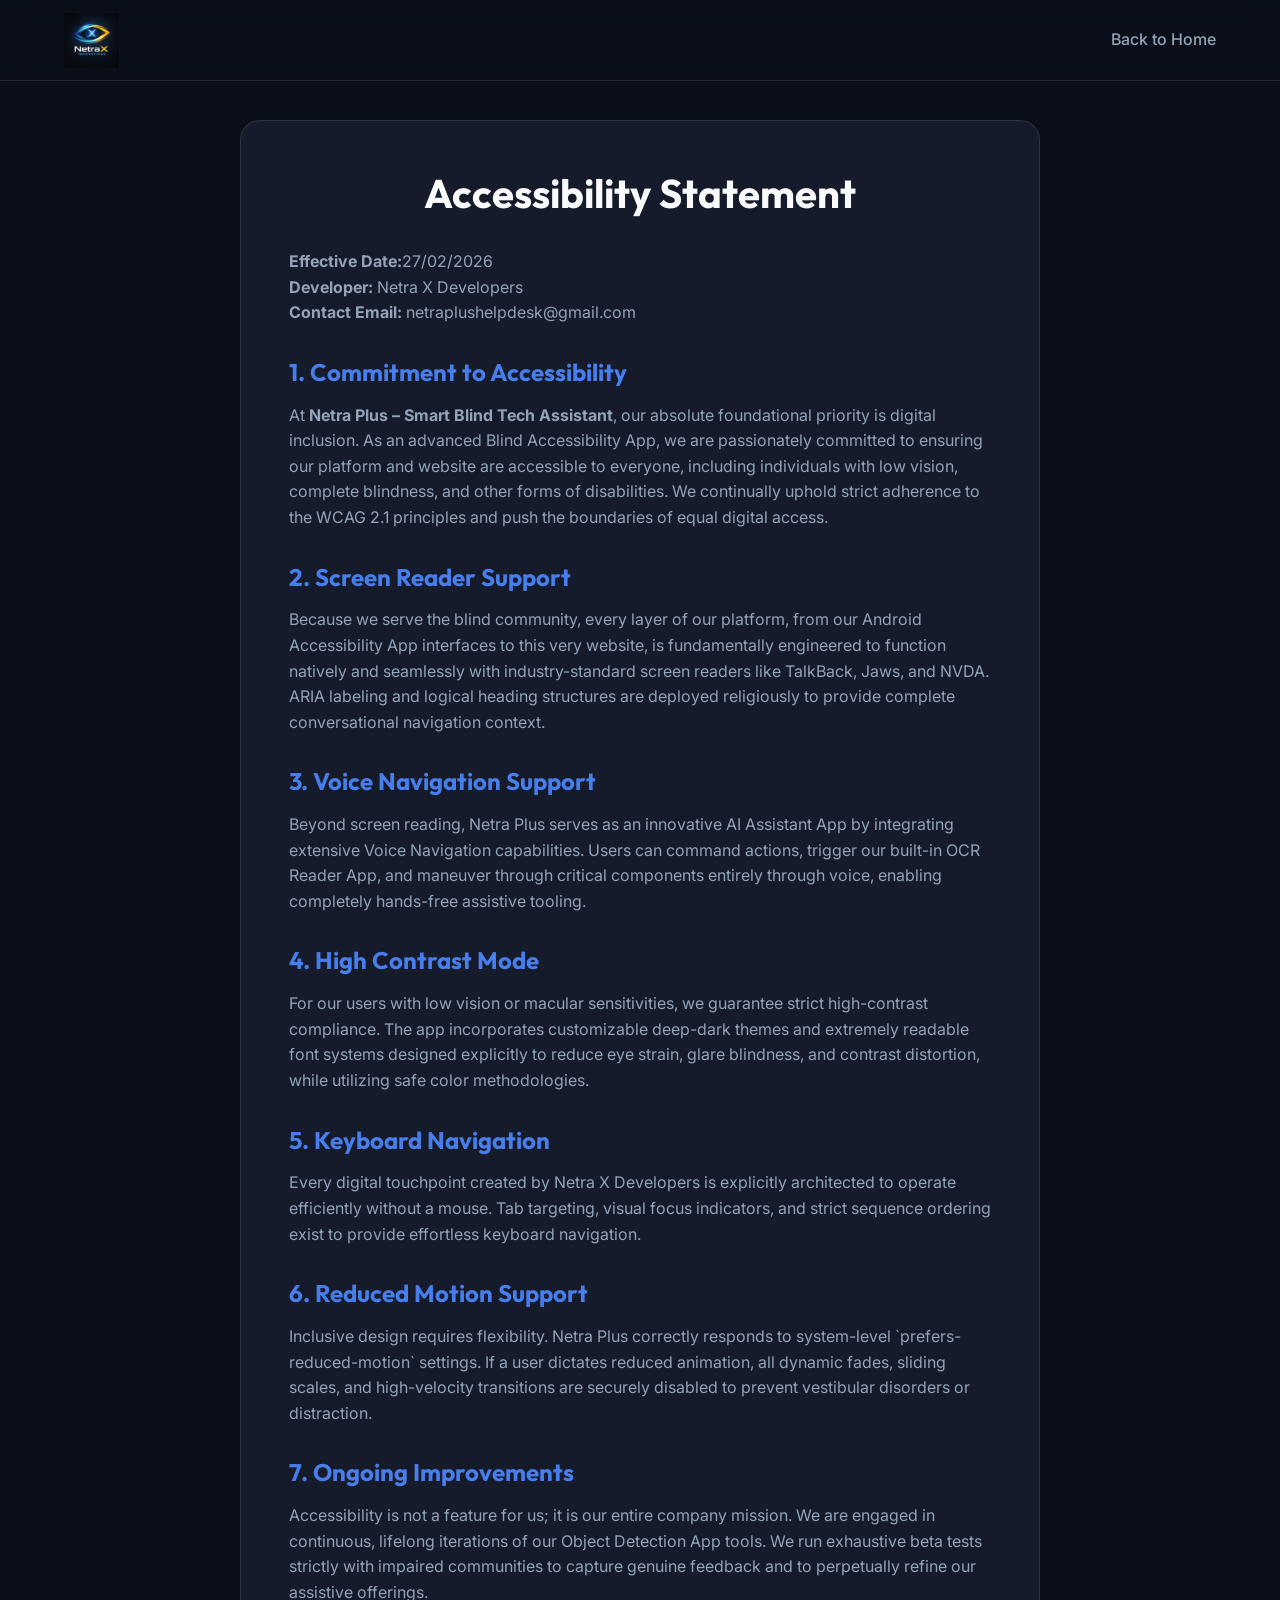
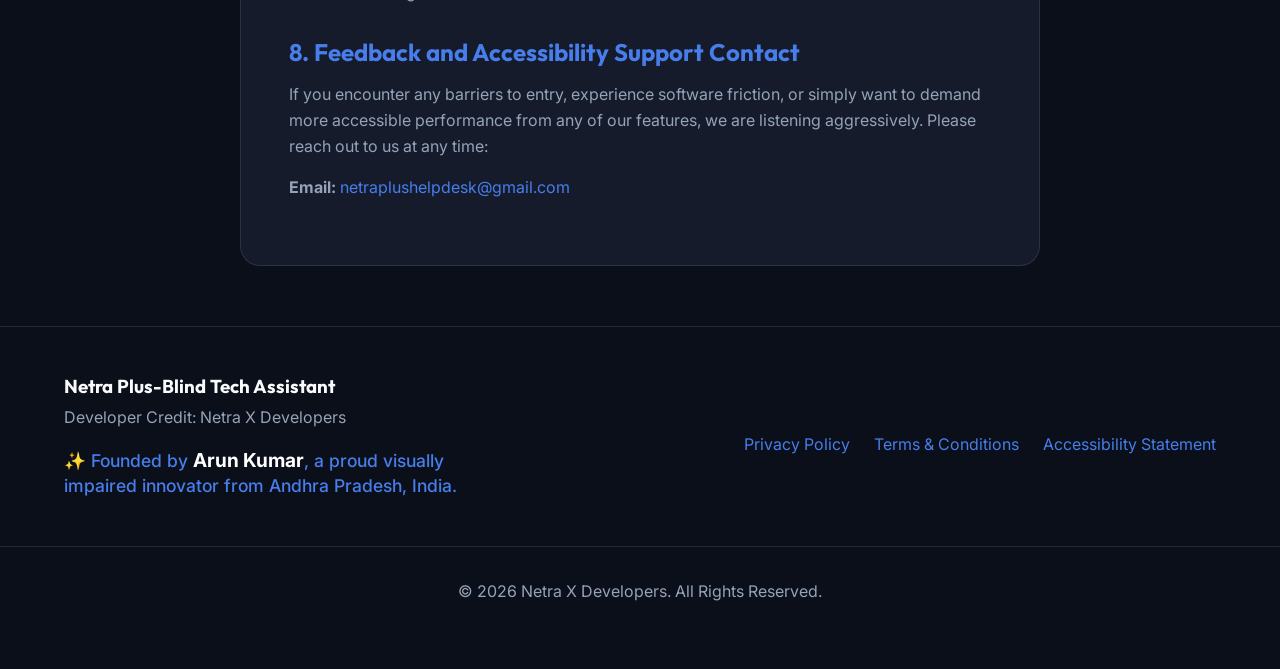
<file: accessibility.html>
<!DOCTYPE html>
<html lang="en">

<head>
    <meta charset="UTF-8">
    <meta name="viewport" content="width=device-width, initial-scale=1.0">
    <title>Accessibility Statement | Netra Plus – Smart Blind Tech Assistant</title>
    <meta name="description"
        content="Read the Accessibility Statement of Netra Plus – Smart Blind Tech Assistant. Discover our commitment to WCAG 2.1, screen readers, and inclusive design.">
    <!-- Keyword optimization -->
    <meta name="keywords"
        content="Blind Accessibility App, AI Assistant App, Object Detection App, OCR Reader App, Android Accessibility App, Screen Reader Support">
    <link rel="preconnect" href="https://fonts.googleapis.com">
    <link rel="preconnect" href="https://fonts.gstatic.com" crossorigin>
    <link
        href="https://fonts.googleapis.com/css2?family=Outfit:wght@300;400;600;800&family=Inter:wght@400;500;700&display=swap"
        rel="stylesheet">
    <link rel="stylesheet" href="https://cdnjs.cloudflare.com/ajax/libs/font-awesome/6.4.0/css/all.min.css">
    <link rel="stylesheet" href="style.css">

    <!-- Google Search Console Verification -->
    <meta name="google-site-verification" content="SWvzGWe6dudHu7guXQA75vZrwbIkXkREB0dEJ9VuQ5U" />
</head>

<body data-theme="dark">
    <!-- Accessibility Skip Link -->
    <a href="#main-content" class="skip-to-content" aria-label="Skip to main content">Skip to content</a>

    <header role="banner" class="sticky-header">
        <nav aria-label="Main Navigation" class="container navbar">
            <div class="logo">
                <a href="index.html" aria-label="NetraX Developers Home">
                    <img src="netrax-logo.jpeg" alt="NetraX Developers Banner"
                        style="height: 55px; width: auto; max-width: 280px; vertical-align: middle; object-fit: contain;">
                </a>
            </div>
            <ul class="nav-links">
                <li><a href="index.html" aria-label="Return to Home Page">Back to Home</a></li>
            </ul>
        </nav>
    </header>

    <main id="main-content" role="main" style="padding-top: 120px; padding-bottom: 60px;">
        <div class="container"
            style="max-width: 800px; background: var(--bg-surface); padding: 3rem; border-radius: var(--radius-lg); border: 1px solid var(--border-color);">
            <h1 class="section-title" style="margin-bottom: 2rem;">Accessibility Statement</h1>
            <p><strong>Effective Date:</strong>27/02/2026<br>
                <strong>Developer:</strong> Netra X Developers<br>
                <strong>Contact Email:</strong> netraplushelpdesk@gmail.com
            </p>

            <section aria-labelledby="section-1">
                <h2 id="section-1" style="color: var(--primary); margin-top: 2rem;">1. Commitment to Accessibility</h2>
                <p>At <strong>Netra Plus – Smart Blind Tech Assistant</strong>, our absolute foundational priority is
                    digital inclusion. As an advanced Blind Accessibility App, we are passionately committed to ensuring
                    our platform and website are accessible to everyone, including individuals with low vision, complete
                    blindness, and other forms of disabilities. We continually uphold strict adherence to the WCAG 2.1
                    principles and push the boundaries of equal digital access.</p>
            </section>

            <section aria-labelledby="section-2">
                <h2 id="section-2" style="color: var(--primary); margin-top: 2rem;">2. Screen Reader Support</h2>
                <p>Because we serve the blind community, every layer of our platform, from our Android Accessibility App
                    interfaces to this very website, is fundamentally engineered to function natively and seamlessly
                    with industry-standard screen readers like TalkBack, Jaws, and NVDA. ARIA labeling and logical
                    heading structures are deployed religiously to provide complete conversational navigation context.
                </p>
            </section>

            <section aria-labelledby="section-3">
                <h2 id="section-3" style="color: var(--primary); margin-top: 2rem;">3. Voice Navigation Support</h2>
                <p>Beyond screen reading, Netra Plus serves as an innovative AI Assistant App by integrating extensive
                    Voice Navigation capabilities. Users can command actions, trigger our built-in OCR Reader App, and
                    maneuver through critical components entirely through voice, enabling completely hands-free
                    assistive tooling.</p>
            </section>

            <section aria-labelledby="section-4">
                <h2 id="section-4" style="color: var(--primary); margin-top: 2rem;">4. High Contrast Mode</h2>
                <p>For our users with low vision or macular sensitivities, we guarantee strict high-contrast compliance.
                    The app incorporates customizable deep-dark themes and extremely readable font systems designed
                    explicitly to reduce eye strain, glare blindness, and contrast distortion, while utilizing safe
                    color methodologies.</p>
            </section>

            <section aria-labelledby="section-5">
                <h2 id="section-5" style="color: var(--primary); margin-top: 2rem;">5. Keyboard Navigation</h2>
                <p>Every digital touchpoint created by Netra X Developers is explicitly architected to operate
                    efficiently without a mouse. Tab targeting, visual focus indicators, and strict sequence ordering
                    exist to provide effortless keyboard navigation.</p>
            </section>

            <section aria-labelledby="section-6">
                <h2 id="section-6" style="color: var(--primary); margin-top: 2rem;">6. Reduced Motion Support</h2>
                <p>Inclusive design requires flexibility. Netra Plus correctly responds to system-level
                    `prefers-reduced-motion` settings. If a user dictates reduced animation, all dynamic fades, sliding
                    scales, and high-velocity transitions are securely disabled to prevent vestibular disorders or
                    distraction.</p>
            </section>

            <section aria-labelledby="section-7">
                <h2 id="section-7" style="color: var(--primary); margin-top: 2rem;">7. Ongoing Improvements</h2>
                <p>Accessibility is not a feature for us; it is our entire company mission. We are engaged in
                    continuous, lifelong iterations of our Object Detection App tools. We run exhaustive beta tests
                    strictly with impaired communities to capture genuine feedback and to perpetually refine our
                    assistive offerings.</p>
            </section>

            <section aria-labelledby="section-8">
                <h2 id="section-8" style="color: var(--primary); margin-top: 2rem;">8. Feedback and Accessibility
                    Support Contact</h2>
                <p>If you encounter any barriers to entry, experience software friction, or simply want to demand more
                    accessible performance from any of our features, we are listening aggressively. Please reach out to
                    us at any time:</p>
                <p><strong>Email:</strong> <a href="mailto:netraplushelpdesk@gmail.com">netraplushelpdesk@gmail.com</a>
                </p>
            </section>

        </div>
    </main>

    <footer role="contentinfo">
        <div class="container footer-content">
            <div class="footer-brand">
                <h3>Netra Plus-Blind Tech Assistant</h3>
                <p>Developer Credit: Netra X Developers</p>
                <p
                    style="margin-top: 0.8rem; font-size: 1.1rem; max-width: 400px; color: var(--primary); font-weight: 500; line-height: 1.4;">
                    ✨ Founded by <strong style="color: #fff; font-size: 1.2rem;">Arun Kumar</strong>, a proud visually
                    impaired innovator from Andhra Pradesh, India.
                </p>
            </div>
            <div class="footer-links" aria-label="Footer Navigation">
                <a href="privacy.html" aria-label="Read Privacy Policy">Privacy Policy</a>
                <a href="terms.html" aria-label="Read Terms and Conditions">Terms & Conditions</a>
                <a href="accessibility.html" aria-label="Read Accessibility Statement">Accessibility Statement</a>
            </div>
        </div>
        <div class="footer-bottom">
            <p>&copy;
                <script>document.write(new Date().getFullYear())</script> Netra X Developers. All Rights Reserved.
            </p>
        </div>
    </footer>
</body>


</html>
</file>
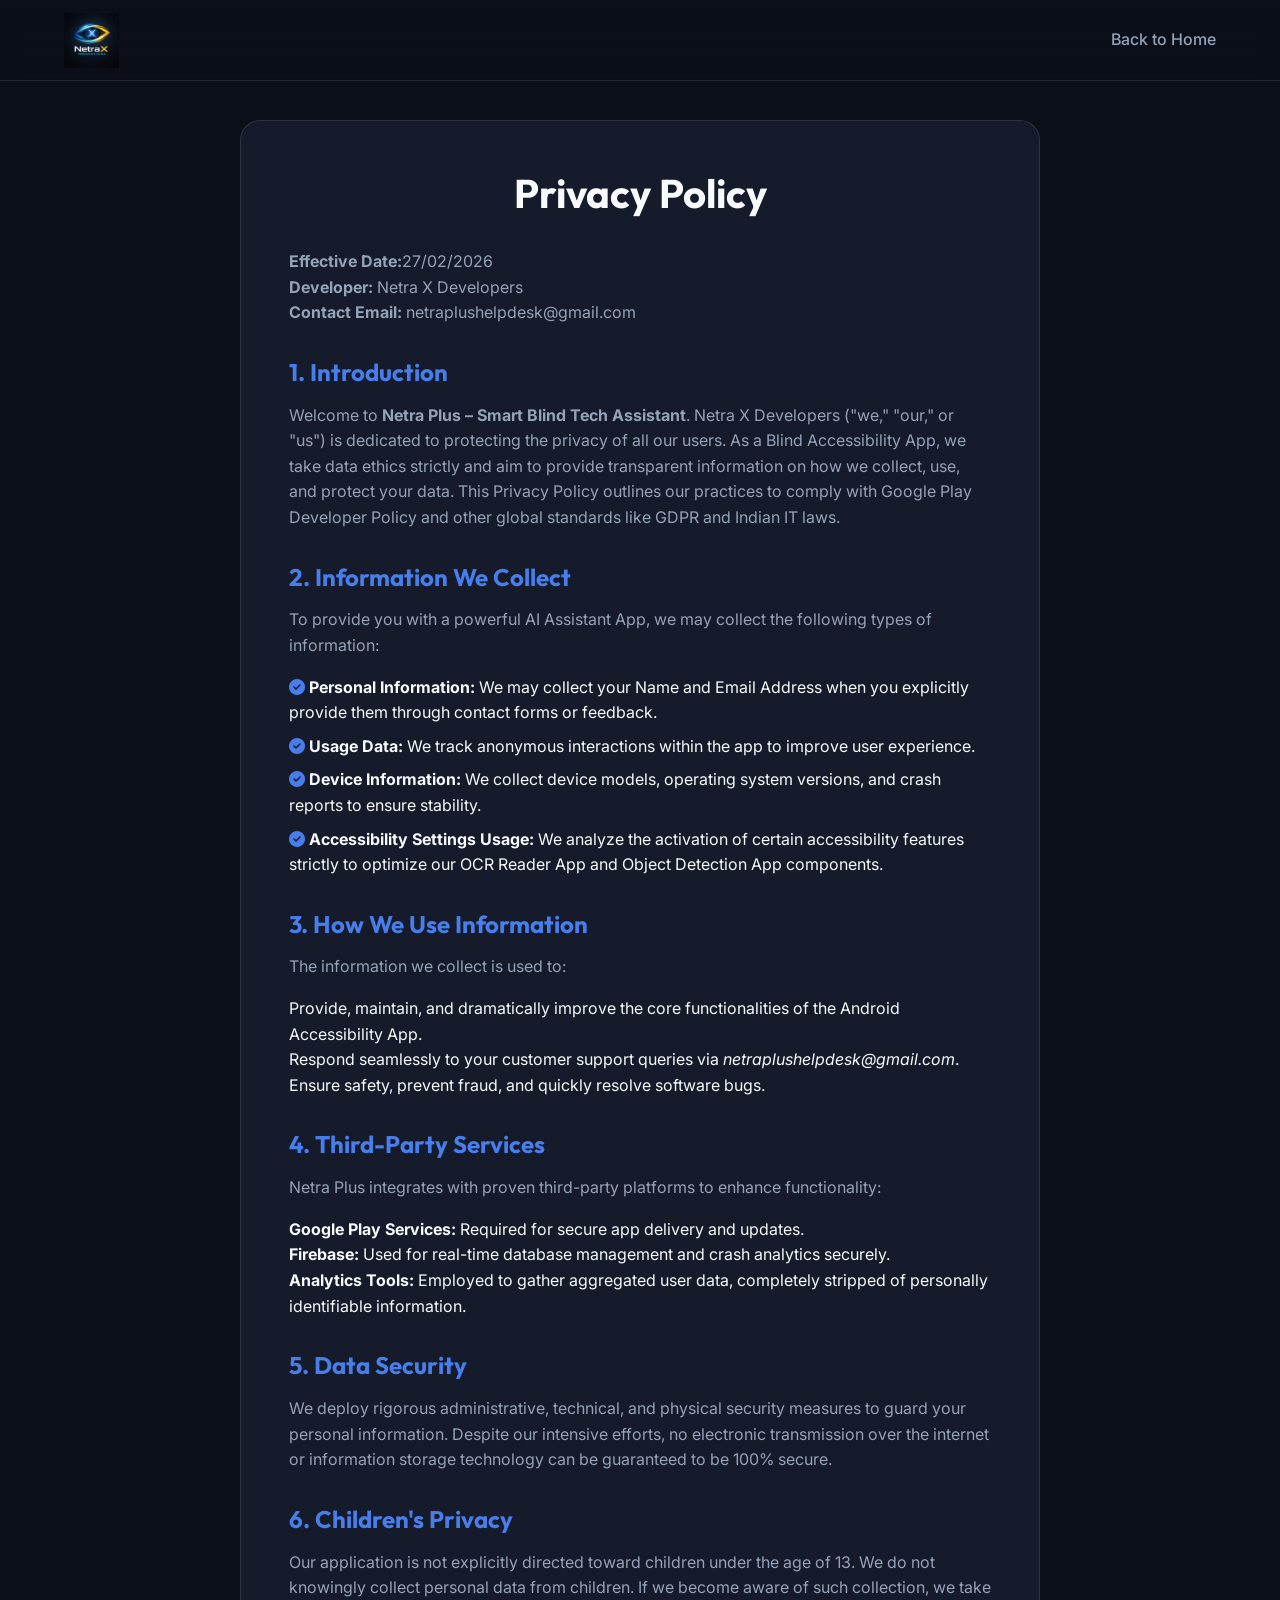
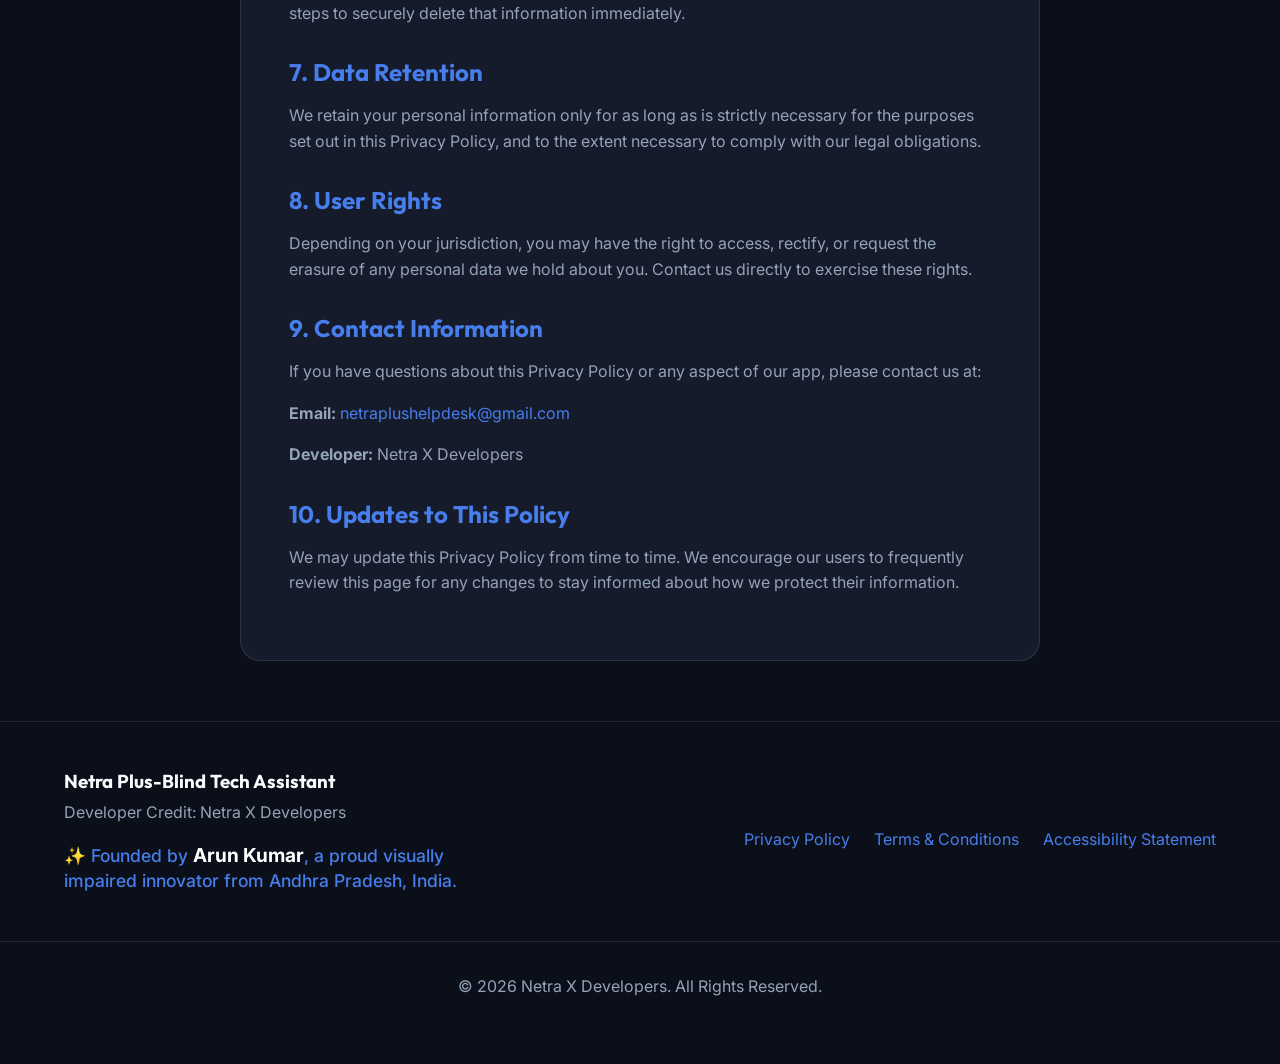
<file: privacy.html>
<!DOCTYPE html>
<html lang="en">

<head>
    <meta charset="UTF-8">
    <meta name="viewport" content="width=device-width, initial-scale=1.0">
    <title>Privacy Policy | Netra Plus – Smart Blind Tech Assistant</title>
    <meta name="description"
        content="Read the privacy policy of Netra Plus – Smart Blind Tech Assistant by Netra X Developers. Learn how we handle your data in our Blind Accessibility App.">
    <!-- Keyword optimization -->
    <meta name="keywords"
        content="Blind Accessibility App, AI Assistant App, Object Detection App, OCR Reader App, Android Accessibility App, Netra Plus Privacy">
    <link rel="preconnect" href="https://fonts.googleapis.com">
    <link rel="preconnect" href="https://fonts.gstatic.com" crossorigin>
    <link
        href="https://fonts.googleapis.com/css2?family=Outfit:wght@300;400;600;800&family=Inter:wght@400;500;700&display=swap"
        rel="stylesheet">
    <link rel="stylesheet" href="https://cdnjs.cloudflare.com/ajax/libs/font-awesome/6.4.0/css/all.min.css">
    <link rel="stylesheet" href="style.css">

    <!-- Google Search Console Verification -->
    <meta name="google-site-verification" content="SWvzGWe6dudHu7guXQA75vZrwbIkXkREB0dEJ9VuQ5U" />
</head>

<body data-theme="dark">
    <!-- Accessibility Skip Link -->
    <a href="#main-content" class="skip-to-content" aria-label="Skip to main content">Skip to content</a>

    <header role="banner" class="sticky-header">
        <nav aria-label="Main Navigation" class="container navbar">
            <div class="logo">
                <a href="index.html" aria-label="NetraX Developers Home">
                    <img src="netrax-logo.jpeg" alt="NetraX Developers Banner"
                        style="height: 55px; width: auto; max-width: 280px; vertical-align: middle; object-fit: contain;">
                </a>
            </div>
            <ul class="nav-links">
                <li><a href="index.html" aria-label="Return to Home Page">Back to Home</a></li>
            </ul>
        </nav>
    </header>

    <main id="main-content" role="main" style="padding-top: 120px; padding-bottom: 60px;">
        <div class="container"
            style="max-width: 800px; background: var(--bg-surface); padding: 3rem; border-radius: var(--radius-lg); border: 1px solid var(--border-color);">
            <h1 class="section-title" style="margin-bottom: 2rem;">Privacy Policy</h1>
            <p><strong>Effective Date:</strong>27/02/2026<br>
                <strong>Developer:</strong> Netra X Developers<br>
                <strong>Contact Email:</strong> netraplushelpdesk@gmail.com
            </p>

            <section aria-labelledby="section-1">
                <h2 id="section-1" style="color: var(--primary); margin-top: 2rem;">1. Introduction</h2>
                <p>Welcome to <strong>Netra Plus – Smart Blind Tech Assistant</strong>. Netra X Developers ("we," "our,"
                    or "us") is dedicated to protecting the privacy of all our users. As a Blind Accessibility App, we
                    take data ethics strictly and aim to provide transparent information on how we collect, use, and
                    protect your data. This Privacy Policy outlines our practices to comply with Google Play Developer
                    Policy and other global standards like GDPR and Indian IT laws.</p>
            </section>

            <section aria-labelledby="section-2">
                <h2 id="section-2" style="color: var(--primary); margin-top: 2rem;">2. Information We Collect</h2>
                <p>To provide you with a powerful AI Assistant App, we may collect the following types of information:
                </p>
                <ul>
                    <li style="margin-bottom: 0.5rem;"><i class="fas fa-check-circle"
                            style="color: var(--primary);"></i> <strong>Personal Information:</strong> We may collect
                        your Name and Email Address when you explicitly provide them through contact forms or feedback.
                    </li>
                    <li style="margin-bottom: 0.5rem;"><i class="fas fa-check-circle"
                            style="color: var(--primary);"></i> <strong>Usage Data:</strong> We track anonymous
                        interactions within the app to improve user experience.</li>
                    <li style="margin-bottom: 0.5rem;"><i class="fas fa-check-circle"
                            style="color: var(--primary);"></i> <strong>Device Information:</strong> We collect device
                        models, operating system versions, and crash reports to ensure stability.</li>
                    <li style="margin-bottom: 0.5rem;"><i class="fas fa-check-circle"
                            style="color: var(--primary);"></i> <strong>Accessibility Settings Usage:</strong> We
                        analyze the activation of certain accessibility features strictly to optimize our OCR Reader App
                        and Object Detection App components.</li>
                </ul>
            </section>

            <section aria-labelledby="section-3">
                <h2 id="section-3" style="color: var(--primary); margin-top: 2rem;">3. How We Use Information</h2>
                <p>The information we collect is used to:</p>
                <ul>
                    <li>Provide, maintain, and dramatically improve the core functionalities of the Android
                        Accessibility App.</li>
                    <li>Respond seamlessly to your customer support queries via <em>netraplushelpdesk@gmail.com</em>.
                    </li>
                    <li>Ensure safety, prevent fraud, and quickly resolve software bugs.</li>
                </ul>
            </section>

            <section aria-labelledby="section-4">
                <h2 id="section-4" style="color: var(--primary); margin-top: 2rem;">4. Third-Party Services</h2>
                <p>Netra Plus integrates with proven third-party platforms to enhance functionality:</p>
                <ul>
                    <li><strong>Google Play Services:</strong> Required for secure app delivery and updates.</li>
                    <li><strong>Firebase:</strong> Used for real-time database management and crash analytics securely.
                    </li>
                    <li><strong>Analytics Tools:</strong> Employed to gather aggregated user data, completely stripped
                        of personally identifiable information.</li>
                </ul>
            </section>

            <section aria-labelledby="section-5">
                <h2 id="section-5" style="color: var(--primary); margin-top: 2rem;">5. Data Security</h2>
                <p>We deploy rigorous administrative, technical, and physical security measures to guard your personal
                    information. Despite our intensive efforts, no electronic transmission over the internet or
                    information storage technology can be guaranteed to be 100% secure.</p>
            </section>

            <section aria-labelledby="section-6">
                <h2 id="section-6" style="color: var(--primary); margin-top: 2rem;">6. Children's Privacy</h2>
                <p>Our application is not explicitly directed toward children under the age of 13. We do not knowingly
                    collect personal data from children. If we become aware of such collection, we take steps to
                    securely delete that information immediately.</p>
            </section>

            <section aria-labelledby="section-7">
                <h2 id="section-7" style="color: var(--primary); margin-top: 2rem;">7. Data Retention</h2>
                <p>We retain your personal information only for as long as is strictly necessary for the purposes set
                    out in this Privacy Policy, and to the extent necessary to comply with our legal obligations.</p>
            </section>

            <section aria-labelledby="section-8">
                <h2 id="section-8" style="color: var(--primary); margin-top: 2rem;">8. User Rights</h2>
                <p>Depending on your jurisdiction, you may have the right to access, rectify, or request the erasure of
                    any personal data we hold about you. Contact us directly to exercise these rights.</p>
            </section>

            <section aria-labelledby="section-9">
                <h2 id="section-9" style="color: var(--primary); margin-top: 2rem;">9. Contact Information</h2>
                <p>If you have questions about this Privacy Policy or any aspect of our app, please contact us at:</p>
                <p><strong>Email:</strong> <a href="mailto:netraplushelpdesk@gmail.com">netraplushelpdesk@gmail.com</a>
                </p>
                <p><strong>Developer:</strong> Netra X Developers</p>
            </section>

            <section aria-labelledby="section-10">
                <h2 id="section-10" style="color: var(--primary); margin-top: 2rem;">10. Updates to This Policy</h2>
                <p>We may update this Privacy Policy from time to time. We encourage our users to frequently review this
                    page for any changes to stay informed about how we protect their information.</p>
            </section>

        </div>
    </main>

    <footer role="contentinfo">
        <div class="container footer-content">
            <div class="footer-brand">
                <h3>Netra Plus-Blind Tech Assistant</h3>
                <p>Developer Credit: Netra X Developers</p>
                <p
                    style="margin-top: 0.8rem; font-size: 1.1rem; max-width: 400px; color: var(--primary); font-weight: 500; line-height: 1.4;">
                    ✨ Founded by <strong style="color: #fff; font-size: 1.2rem;">Arun Kumar</strong>, a proud visually
                    impaired innovator from Andhra Pradesh, India.
                </p>
            </div>
            <div class="footer-links" aria-label="Footer Navigation">
                <a href="privacy.html" aria-label="Read Privacy Policy">Privacy Policy</a>
                <a href="terms.html" aria-label="Read Terms and Conditions">Terms & Conditions</a>
                <a href="accessibility.html" aria-label="Read Accessibility Statement">Accessibility Statement</a>
            </div>
        </div>
        <div class="footer-bottom">
            <p>&copy;
                <script>document.write(new Date().getFullYear())</script> Netra X Developers. All Rights Reserved.
            </p>
        </div>
    </footer>
</body>


</html>
</file>
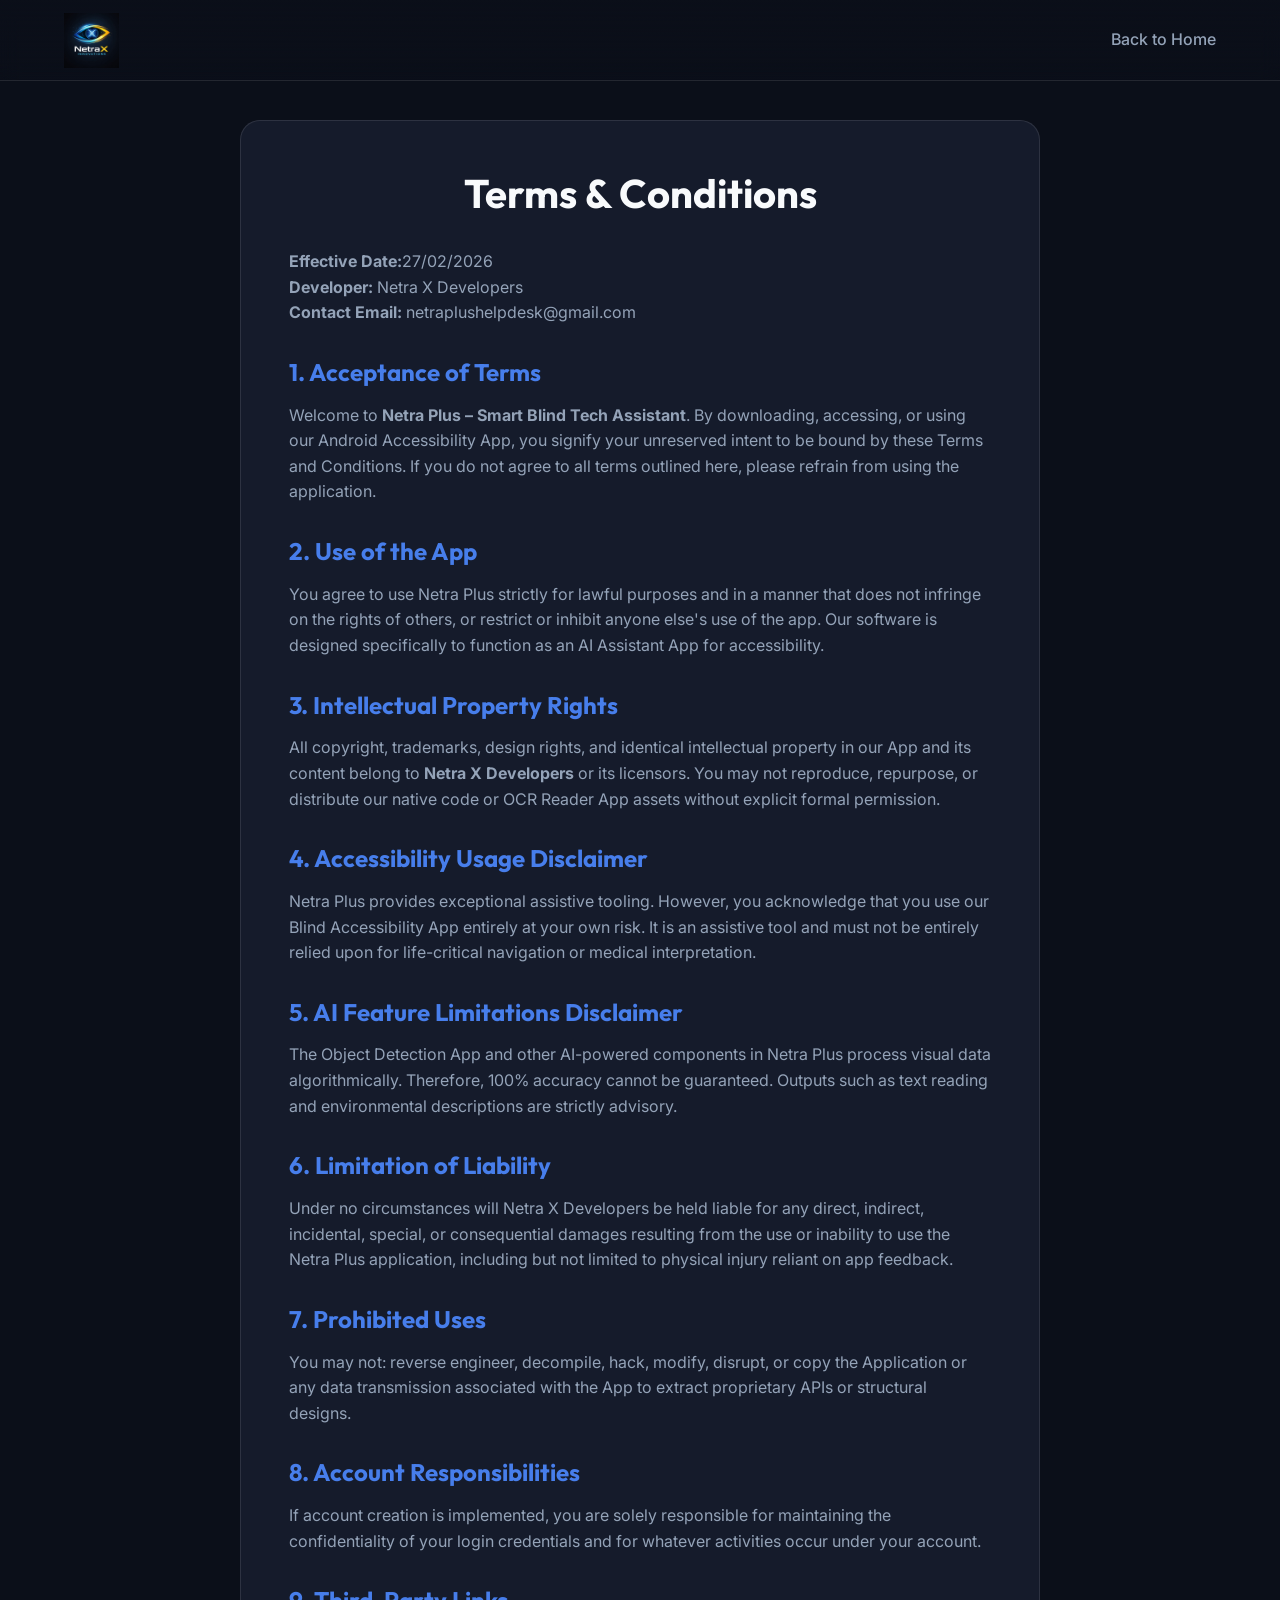
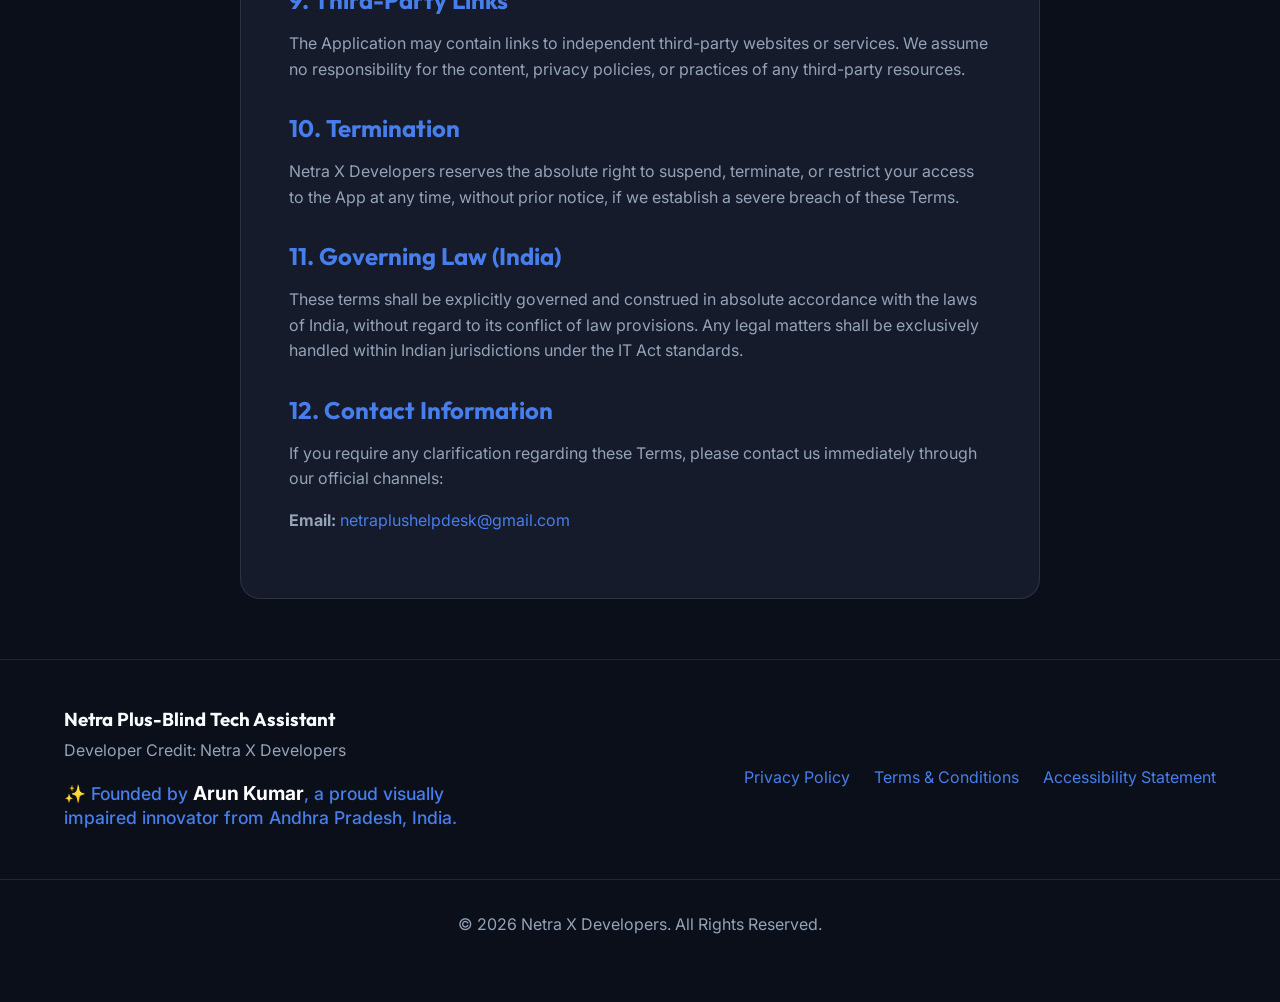
<file: terms.html>
<!DOCTYPE html>
<html lang="en">

<head>
    <meta charset="UTF-8">
    <meta name="viewport" content="width=device-width, initial-scale=1.0">
    <title>Terms & Conditions | Netra Plus – Smart Blind Tech Assistant</title>
    <meta name="description"
        content="Read the Terms & Conditions of Netra Plus – Smart Blind Tech Assistant. Understand the legal guidelines, liability limitations, and rules of use.">
    <!-- Keyword optimization -->
    <meta name="keywords"
        content="Blind Accessibility App, AI Assistant App, Object Detection App, OCR Reader App, Android Accessibility App, Terms of Service">
    <link rel="preconnect" href="https://fonts.googleapis.com">
    <link rel="preconnect" href="https://fonts.gstatic.com" crossorigin>
    <link
        href="https://fonts.googleapis.com/css2?family=Outfit:wght@300;400;600;800&family=Inter:wght@400;500;700&display=swap"
        rel="stylesheet">
    <link rel="stylesheet" href="https://cdnjs.cloudflare.com/ajax/libs/font-awesome/6.4.0/css/all.min.css">
    <link rel="stylesheet" href="style.css">

    <!-- Google Search Console Verification -->
    <meta name="google-site-verification" content="SWvzGWe6dudHu7guXQA75vZrwbIkXkREB0dEJ9VuQ5U" />
</head>

<body data-theme="dark">
    <!-- Accessibility Skip Link -->
    <a href="#main-content" class="skip-to-content" aria-label="Skip to main content">Skip to content</a>

    <header role="banner" class="sticky-header">
        <nav aria-label="Main Navigation" class="container navbar">
            <div class="logo">
                <a href="index.html" aria-label="NetraX Developers Home">
                    <img src="netrax-logo.jpeg" alt="NetraX Developers Banner"
                        style="height: 55px; width: auto; max-width: 280px; vertical-align: middle; object-fit: contain;">
                </a>
            </div>
            <ul class="nav-links">
                <li><a href="index.html" aria-label="Return to Home Page">Back to Home</a></li>
            </ul>
        </nav>
    </header>

    <main id="main-content" role="main" style="padding-top: 120px; padding-bottom: 60px;">
        <div class="container"
            style="max-width: 800px; background: var(--bg-surface); padding: 3rem; border-radius: var(--radius-lg); border: 1px solid var(--border-color);">
            <h1 class="section-title" style="margin-bottom: 2rem;">Terms & Conditions</h1>
            <p><strong>Effective Date:</strong>27/02/2026<br>
                <strong>Developer:</strong> Netra X Developers<br>
                <strong>Contact Email:</strong> netraplushelpdesk@gmail.com
            </p>

            <section aria-labelledby="section-1">
                <h2 id="section-1" style="color: var(--primary); margin-top: 2rem;">1. Acceptance of Terms</h2>
                <p>Welcome to <strong>Netra Plus – Smart Blind Tech Assistant</strong>. By downloading, accessing, or
                    using our Android Accessibility App, you signify your unreserved intent to be bound by these Terms
                    and Conditions. If you do not agree to all terms outlined here, please refrain from using the
                    application.</p>
            </section>

            <section aria-labelledby="section-2">
                <h2 id="section-2" style="color: var(--primary); margin-top: 2rem;">2. Use of the App</h2>
                <p>You agree to use Netra Plus strictly for lawful purposes and in a manner that does not infringe on
                    the rights of others, or restrict or inhibit anyone else's use of the app. Our software is designed
                    specifically to function as an AI Assistant App for accessibility.</p>
            </section>

            <section aria-labelledby="section-3">
                <h2 id="section-3" style="color: var(--primary); margin-top: 2rem;">3. Intellectual Property Rights</h2>
                <p>All copyright, trademarks, design rights, and identical intellectual property in our App and its
                    content belong to <strong>Netra X Developers</strong> or its licensors. You may not reproduce,
                    repurpose, or distribute our native code or OCR Reader App assets without explicit formal
                    permission.</p>
            </section>

            <section aria-labelledby="section-4">
                <h2 id="section-4" style="color: var(--primary); margin-top: 2rem;">4. Accessibility Usage Disclaimer
                </h2>
                <p>Netra Plus provides exceptional assistive tooling. However, you acknowledge that you use our Blind
                    Accessibility App entirely at your own risk. It is an assistive tool and must not be entirely relied
                    upon for life-critical navigation or medical interpretation.</p>
            </section>

            <section aria-labelledby="section-5">
                <h2 id="section-5" style="color: var(--primary); margin-top: 2rem;">5. AI Feature Limitations Disclaimer
                </h2>
                <p>The Object Detection App and other AI-powered components in Netra Plus process visual data
                    algorithmically. Therefore, 100% accuracy cannot be guaranteed. Outputs such as text reading and
                    environmental descriptions are strictly advisory.</p>
            </section>

            <section aria-labelledby="section-6">
                <h2 id="section-6" style="color: var(--primary); margin-top: 2rem;">6. Limitation of Liability</h2>
                <p>Under no circumstances will Netra X Developers be held liable for any direct, indirect, incidental,
                    special, or consequential damages resulting from the use or inability to use the Netra Plus
                    application, including but not limited to physical injury reliant on app feedback.</p>
            </section>

            <section aria-labelledby="section-7">
                <h2 id="section-7" style="color: var(--primary); margin-top: 2rem;">7. Prohibited Uses</h2>
                <p>You may not: reverse engineer, decompile, hack, modify, disrupt, or copy the Application or any data
                    transmission associated with the App to extract proprietary APIs or structural designs.</p>
            </section>

            <section aria-labelledby="section-8">
                <h2 id="section-8" style="color: var(--primary); margin-top: 2rem;">8. Account Responsibilities</h2>
                <p>If account creation is implemented, you are solely responsible for maintaining the confidentiality of
                    your login credentials and for whatever activities occur under your account.</p>
            </section>

            <section aria-labelledby="section-9">
                <h2 id="section-9" style="color: var(--primary); margin-top: 2rem;">9. Third-Party Links</h2>
                <p>The Application may contain links to independent third-party websites or services. We assume no
                    responsibility for the content, privacy policies, or practices of any third-party resources.</p>
            </section>

            <section aria-labelledby="section-10">
                <h2 id="section-10" style="color: var(--primary); margin-top: 2rem;">10. Termination</h2>
                <p>Netra X Developers reserves the absolute right to suspend, terminate, or restrict your access to the
                    App at any time, without prior notice, if we establish a severe breach of these Terms.</p>
            </section>

            <section aria-labelledby="section-11">
                <h2 id="section-11" style="color: var(--primary); margin-top: 2rem;">11. Governing Law (India)</h2>
                <p>These terms shall be explicitly governed and construed in absolute accordance with the laws of India,
                    without regard to its conflict of law provisions. Any legal matters shall be exclusively handled
                    within Indian jurisdictions under the IT Act standards.</p>
            </section>

            <section aria-labelledby="section-12">
                <h2 id="section-12" style="color: var(--primary); margin-top: 2rem;">12. Contact Information</h2>
                <p>If you require any clarification regarding these Terms, please contact us immediately through our
                    official channels:</p>
                <p><strong>Email:</strong> <a href="mailto:netraplushelpdesk@gmail.com">netraplushelpdesk@gmail.com</a>
                </p>
            </section>

        </div>
    </main>

    <footer role="contentinfo">
        <div class="container footer-content">
            <div class="footer-brand">
                <h3>Netra Plus-Blind Tech Assistant</h3>
                <p>Developer Credit: Netra X Developers</p>
                <p
                    style="margin-top: 0.8rem; font-size: 1.1rem; max-width: 400px; color: var(--primary); font-weight: 500; line-height: 1.4;">
                    ✨ Founded by <strong style="color: #fff; font-size: 1.2rem;">Arun Kumar</strong>, a proud visually
                    impaired innovator from Andhra Pradesh, India.
                </p>
            </div>
            <div class="footer-links" aria-label="Footer Navigation">
                <a href="privacy.html" aria-label="Read Privacy Policy">Privacy Policy</a>
                <a href="terms.html" aria-label="Read Terms and Conditions">Terms & Conditions</a>
                <a href="accessibility.html" aria-label="Read Accessibility Statement">Accessibility Statement</a>
            </div>
        </div>
        <div class="footer-bottom">
            <p>&copy;
                <script>document.write(new Date().getFullYear())</script> Netra X Developers. All Rights Reserved.
            </p>
        </div>
    </footer>
</body>


</html>
</file>
<file: style.css>
/* ================================
   VARIABLES AND THEMING
================================= */
:root {
    /* Color Palette */
    --hue-primary: 220;
    --hue-secondary: 260;

    /* Default Dark Theme (Startup AI Style) */
    --bg-base: #0B0F19;
    --bg-surface: #151B2B;
    --bg-surface-hover: #1E293B;
    --text-main: #F8FAFC;
    --text-muted: #94A3B8;

    --primary: hsl(var(--hue-primary), 80%, 60%);
    --primary-hover: hsl(var(--hue-primary), 80%, 50%);
    --secondary: hsl(var(--hue-secondary), 80%, 60%);

    --focus-ring: #FBBF24;
    --border-color: rgba(255, 255, 255, 0.1);

    --font-heading: 'Outfit', sans-serif;
    --font-body: 'Inter', sans-serif;

    --radius-md: 12px;
    --radius-lg: 20px;
    --radius-pill: 9999px;

    --shadow-subtle: 0 4px 20px rgba(0, 0, 0, 0.3);

    --base-font-size: 16px;
    --transition-normal: 0.3s cubic-bezier(0.4, 0, 0.2, 1);
}

[data-theme="light"] {
    --bg-base: #F8FAFC;
    --bg-surface: #FFFFFF;
    --bg-surface-hover: #F1F5F9;
    --text-main: #0F172A;
    --text-muted: #475569;
    --border-color: #E2E8F0;
    --shadow-subtle: 0 4px 20px rgba(0, 0, 0, 0.05);
}

[data-contrast="high"] {
    --bg-base: #000000;
    --bg-surface: #000000;
    --bg-surface-hover: #000000;
    --text-main: #FFFFFF;
    --text-muted: #FFFFFF;
    --primary: #FFFF00;
    --primary-hover: #FFCC00;
    --secondary: #00FF00;
    --border-color: #FFFFFF;
    --focus-ring: #00FFFF;
}

[data-text="large"] {
    --base-font-size: 20px;
}

/* ================================
   RESET & BASE
================================= */
*,
*::before,
*::after {
    box-sizing: border-box;
    margin: 0;
    padding: 0;
}

html {
    scroll-behavior: smooth;
    font-size: var(--base-font-size);
}

body {
    font-family: var(--font-body);
    background-color: var(--bg-base);
    color: var(--text-main);
    line-height: 1.6;
    overflow-x: hidden;
    transition: background-color var(--transition-normal), color var(--transition-normal);
}

/* Accessibility: Focus visible styling */
:focus-visible {
    outline: 3px solid var(--focus-ring) !important;
    outline-offset: 4px;
    border-radius: 4px;
}

.skip-to-content {
    position: absolute;
    top: -100px;
    left: 20px;
    background: var(--primary);
    color: #fff;
    padding: 10px 20px;
    z-index: 10000;
    border-radius: var(--radius-pill);
    font-weight: bold;
    text-decoration: none;
    transition: top 0.2s;
}

.skip-to-content:focus {
    top: 20px;
}

.container {
    width: 90%;
    max-width: 1200px;
    margin: 0 auto;
}

h1,
h2,
h3,
h4 {
    font-family: var(--font-heading);
    line-height: 1.2;
    margin-bottom: 1rem;
}

.section-title {
    font-size: 2.5rem;
    font-weight: 700;
    text-align: center;
    margin-bottom: 3rem;
    color: var(--text-main);
}

p {
    margin-bottom: 1rem;
    color: var(--text-muted);
}

ul {
    list-style: none;
}

a {
    color: var(--primary);
    text-decoration: none;
    transition: color var(--transition-normal);
}

a:hover {
    color: var(--primary-hover);
}

/* ================================
   BUTTONS
================================= */
.btn {
    display: inline-flex;
    align-items: center;
    justify-content: center;
    gap: 0.75rem;
    padding: 0.8rem 1.8rem;
    border-radius: var(--radius-pill);
    font-weight: 600;
    font-size: 1rem;
    cursor: pointer;
    border: 2px solid transparent;
    transition: all var(--transition-normal);
    text-align: center;
}

.btn-primary {
    background: linear-gradient(135deg, var(--primary), var(--secondary));
    color: #fff !important;
    box-shadow: 0 4px 15px rgba(59, 130, 246, 0.4);
}

.btn-primary:hover {
    transform: translateY(-2px);
    box-shadow: 0 6px 20px rgba(59, 130, 246, 0.6);
}

.btn-secondary {
    background: var(--bg-surface);
    color: var(--text-main) !important;
    border-color: var(--border-color);
}

.btn-secondary:hover {
    background: var(--bg-surface-hover);
    transform: translateY(-2px);
}

.btn-outline {
    background: transparent;
    color: var(--primary) !important;
    border-color: var(--primary);
}

.btn-outline:hover {
    background: var(--primary);
    color: #fff !important;
}

.btn-sm {
    padding: 0.5rem 1.2rem;
    font-size: 0.9rem;
}

[data-contrast="high"] .btn-primary {
    background: var(--primary);
    color: #000 !important;
    border: 2px solid #FFF;
}

[data-contrast="high"] .btn-primary:hover {
    background: var(--primary-hover);
}

/* ================================
   HEADER & NAVIGATION
================================= */
.sticky-header {
    position: fixed;
    top: 0;
    left: 0;
    width: 100%;
    z-index: 1000;
    background: rgba(var(--bg-base-rgb), 0.8);
    backdrop-filter: blur(10px);
    -webkit-backdrop-filter: blur(10px);
    border-bottom: 1px solid var(--border-color);
}

/* Polyfill fallback for rgba using CSS custom properties structure */
.sticky-header {
    background-color: var(--bg-base);
    /* solid fallback */
}

@supports (backdrop-filter: blur(10px)) {
    .sticky-header {
        background-color: transparent;
        background-image: linear-gradient(to bottom, var(--bg-base), transparent);
    }
}

.navbar {
    display: flex;
    justify-content: space-between;
    align-items: center;
    height: 80px;
}

.logo a {
    font-family: var(--font-heading);
    font-size: 1.5rem;
    font-weight: 800;
    color: var(--text-main);
    text-transform: uppercase;
    letter-spacing: 1px;
}

.nav-links {
    display: flex;
    gap: 2rem;
}

.nav-links a {
    color: var(--text-muted);
    font-weight: 500;
}

.nav-links a:hover {
    color: var(--primary);
}

.accessibility-toolbar {
    display: flex;
    gap: 0.5rem;
}

.a11y-btn {
    background: var(--bg-surface);
    border: 1px solid var(--border-color);
    color: var(--text-main);
    width: 40px;
    height: 40px;
    border-radius: 50%;
    display: flex;
    align-items: center;
    justify-content: center;
    cursor: pointer;
    transition: all 0.2s ease;
}

.a11y-btn:hover {
    background: var(--primary);
    color: #fff;
    border-color: var(--primary);
}

.menu-toggle {
    display: none;
    background: none;
    border: none;
    color: var(--text-main);
    font-size: 1.5rem;
    cursor: pointer;
    padding: 0.5rem;
}

/* ================================
   HERO SECTION
================================= */
.hero {
    position: relative;
    padding-top: 150px;
    padding-bottom: 100px;
    min-height: 100vh;
    display: flex;
    align-items: center;
    justify-content: center;
    text-align: center;
    overflow: hidden;
}

.hero-bg {
    position: absolute;
    top: 0;
    left: 0;
    width: 100%;
    height: 100%;
    z-index: -1;
    overflow: hidden;
}

.gradient-sphere {
    position: absolute;
    border-radius: 50%;
    filter: blur(80px);
    opacity: 0.4;
    animation: float 10s infinite ease-in-out alternate;
}

.gradient-1 {
    top: -10%;
    left: -10%;
    width: 50vw;
    height: 50vw;
    background: var(--primary);
}

.gradient-2 {
    bottom: -10%;
    right: -10%;
    width: 40vw;
    height: 40vw;
    background: var(--secondary);
    animation-delay: -5s;
}

[data-contrast="high"] .gradient-sphere {
    display: none;
}

.hero-content {
    max-width: 800px;
}

.big-title {
    font-size: clamp(2.5rem, 5vw, 4.5rem);
    font-weight: 800;
    margin-bottom: 1.5rem;
}

.gradient-text {
    background: linear-gradient(to right, var(--primary), var(--secondary));
    -webkit-background-clip: text;
    background-clip: text;
    -webkit-text-fill-color: transparent;
}

[data-contrast="high"] .gradient-text {
    background: none;
    -webkit-text-fill-color: var(--primary);
}

.hero-subtitle {
    font-size: clamp(1.1rem, 2vw, 1.4rem);
    margin-bottom: 2.5rem;
}

.action-buttons {
    display: flex;
    gap: 1rem;
    justify-content: center;
    flex-wrap: wrap;
}

/* ================================
   ABOUT SECTION
================================= */
.about-section {
    padding: 100px 0;
    background-color: var(--bg-surface);
}

.about-text {
    max-width: 800px;
    margin: 0 auto;
    text-align: center;
    font-size: 1.1rem;
}

/* ================================
   FEATURES SECTION
================================= */
.features-section {
    padding: 100px 0;
}

.features-grid {
    display: grid;
    grid-template-columns: repeat(auto-fit, minmax(300px, 1fr));
    gap: 2rem;
}

.feature-card {
    background: var(--bg-surface);
    border: 1px solid var(--border-color);
    padding: 2rem;
    border-radius: var(--radius-lg);
    transition: transform var(--transition-normal), box-shadow var(--transition-normal);
}

.feature-card:hover,
.feature-card:focus-within {
    transform: translateY(-5px);
    box-shadow: var(--shadow-subtle);
    border-color: var(--primary);
}

.feature-icon {
    width: 60px;
    height: 60px;
    background: rgba(59, 130, 246, 0.1);
    color: var(--primary);
    border-radius: var(--radius-md);
    display: flex;
    align-items: center;
    justify-content: center;
    font-size: 1.8rem;
    margin-bottom: 1.5rem;
}

[data-contrast="high"] .feature-icon {
    background: transparent;
    border: 2px solid var(--primary);
}

.feature-card h3 {
    font-size: 1.4rem;
    margin-bottom: 1rem;
}

.small-features-grid {
    display: grid;
    grid-template-columns: repeat(auto-fit, minmax(200px, 1fr));
    gap: 1.5rem;
}

.small-feature-card {
    background: var(--bg-surface);
    border: 1px solid var(--border-color);
    padding: 1.5rem;
    border-radius: var(--radius-md);
    display: flex;
    flex-direction: column;
    align-items: center;
    text-align: center;
    transition: transform var(--transition-normal), box-shadow var(--transition-normal);
}

.small-feature-card:hover,
.small-feature-card:focus-within {
    transform: translateY(-5px);
    box-shadow: var(--shadow-subtle);
    border-color: var(--primary);
}

.small-feature-card .feature-icon {
    width: 50px;
    height: 50px;
    background: rgba(59, 130, 246, 0.1);
    color: var(--primary);
    border-radius: var(--radius-md);
    display: flex;
    align-items: center;
    justify-content: center;
    font-size: 1.5rem;
    margin-bottom: 1rem;
}

[data-contrast="high"] .small-feature-card .feature-icon {
    background: transparent;
    border: 2px solid var(--primary);
}

.small-feature-card h3 {
    font-size: 1.2rem;
    margin-bottom: 0;
}

/* Collapsed Grid State: Hide items after the 8th */
.small-features-grid.is-collapsed .small-feature-card:nth-child(n+9) {
    display: none;
}

.features-toggle-container {
    text-align: center;
    margin-top: 3rem;
    width: 100%;
}

/* ================================
   APPS SECTION
================================= */
.apps-section {
    padding: 100px 0;
    background-color: var(--bg-surface);
}

.apps-grid {
    display: grid;
    grid-template-columns: repeat(auto-fit, minmax(320px, 1fr));
    gap: 2rem;
}

.app-card {
    background: var(--bg-base);
    border: 1px solid var(--border-color);
    padding: 2rem;
    border-radius: var(--radius-lg);
    display: flex;
    gap: 1.5rem;
    transition: transform 0.3s ease;
}

.app-card:hover {
    transform: translateY(-5px);
}

.app-icon {
    width: 80px;
    height: 80px;
    flex-shrink: 0;
    background: linear-gradient(135deg, var(--primary), var(--secondary));
    border-radius: 20px;
    display: flex;
    align-items: center;
    justify-content: center;
    font-size: 2.5rem;
    color: #fff;
}

.app-icon.future-icon {
    background: #475569;
}

.app-details {
    display: flex;
    flex-direction: column;
}

.app-details h3 {
    font-size: 1.3rem;
    margin-bottom: 0.5rem;
}

.app-details p {
    font-size: 0.95rem;
    flex-grow: 1;
}

.app-details .btn {
    align-self: flex-start;
    margin-top: 1rem;
}

/* ================================
   BUSINESS SECTION
================================= */
.business-section {
    padding: 100px 0;
    text-align: center;
}

.business-content {
    max-width: 800px;
    margin: 0 auto;
    background: linear-gradient(to right, rgba(59, 130, 246, 0.05), rgba(139, 92, 246, 0.05));
    border: 1px solid var(--border-color);
    padding: 4rem 2rem;
    border-radius: var(--radius-lg);
}

.business-lead {
    font-size: 1.5rem;
    font-weight: 600;
    color: var(--primary);
    margin-bottom: 1.5rem;
}

.business-contact {
    font-size: 1.25rem;
    font-weight: 600;
    margin-top: 2rem;
    display: flex;
    align-items: center;
    justify-content: center;
    gap: 0.5rem;
}

/* ================================
   CONTACT SECTION
================================= */
.contact-section {
    padding: 100px 0;
    background: var(--bg-surface);
}

.contact-wrapper {
    display: grid;
    grid-template-columns: 1fr 1fr;
    gap: 4rem;
}

.social-media-card h2,
.contact-form-card h2 {
    margin-bottom: 1.5rem;
}

.social-links {
    margin-top: 2rem;
}

.social-links li {
    margin-bottom: 1rem;
}

.social-links a {
    display: flex;
    align-items: center;
    gap: 1rem;
    font-size: 1.1rem;
    font-weight: 500;
    color: var(--text-main);
    padding: 1rem;
    background: var(--bg-base);
    border-radius: var(--radius-md);
    border: 1px solid var(--border-color);
}

.social-links a:hover {
    border-color: var(--primary);
    color: var(--primary);
}

.form-group {
    margin-bottom: 1.5rem;
}

.form-group label {
    display: block;
    margin-bottom: 0.5rem;
    font-weight: 500;
}

input,
textarea {
    width: 100%;
    padding: 1rem;
    border-radius: var(--radius-md);
    background: var(--bg-base);
    border: 1px solid var(--border-color);
    color: var(--text-main);
    font-family: inherit;
    transition: border-color var(--transition-normal);
}

input:focus,
textarea:focus {
    outline: none;
    border-color: var(--primary);
    box-shadow: 0 0 0 3px rgba(59, 130, 246, 0.2);
}

.btn-submit {
    width: 100%;
    border: none;
    font-size: 1.1rem;
}

/* ================================
   FOOTER
================================= */
footer {
    background: var(--bg-base);
    border-top: 1px solid var(--border-color);
    padding: 3rem 0;
}

.footer-content {
    display: flex;
    justify-content: space-between;
    align-items: center;
    flex-wrap: wrap;
    gap: 2rem;
    margin-bottom: 2rem;
}

.footer-brand h3 {
    margin-bottom: 0.5rem;
}

.footer-links {
    display: flex;
    gap: 1.5rem;
}

.footer-bottom {
    text-align: center;
    color: var(--text-muted);
    padding-top: 2rem;
    border-top: 1px solid var(--border-color);
}

/* ================================
   ANIMATIONS
================================= */
@keyframes float {
    0% {
        transform: translateY(0) scale(1);
    }

    100% {
        transform: translateY(-20px) scale(1.05);
    }
}

.fade-in-up {
    opacity: 0;
    transform: translateY(30px);
    transition: opacity 0.8s ease-out, transform 0.8s ease-out;
}

.fade-in-up.visible {
    opacity: 1;
    transform: translateY(0);
}

.delay-1 {
    transition-delay: 0.2s;
}

.delay-2 {
    transition-delay: 0.4s;
}

/* Reduced Motion Override */
@media (prefers-reduced-motion: reduce) {

    *,
    ::before,
    ::after {
        animation-duration: 0.01ms !important;
        animation-iteration-count: 1 !important;
        transition-duration: 0.01ms !important;
        scroll-behavior: auto !important;
    }

    .fade-in-up {
        opacity: 1;
        transform: none;
    }
}

/* ================================
   RESPONSIVE DESIGN (Mobile First adapted via max-width queries)
================================= */
@media (max-width: 900px) {
    .contact-wrapper {
        grid-template-columns: 1fr;
    }

    .app-card {
        flex-direction: column;
        align-items: flex-start;
    }
}

@media (max-width: 768px) {
    .nav-links {
        display: none;
        position: absolute;
        top: 80px;
        left: 0;
        width: 100%;
        background: var(--bg-surface);
        flex-direction: column;
        gap: 0;
        border-bottom: 1px solid var(--border-color);
    }

    .nav-links.active {
        display: flex;
    }

    .nav-links li {
        width: 100%;
    }

    .nav-links a {
        display: block;
        padding: 1rem 2rem;
        border-bottom: 1px solid var(--border-color);
    }

    .menu-toggle {
        display: block;
    }

    .hero {
        padding-top: 120px;
    }

    .action-buttons {
        flex-direction: column;
        width: 100%;
    }

    .action-buttons .btn {
        width: 100%;
    }

    .footer-content {
        flex-direction: column;
        text-align: center;
    }
}
</file>
